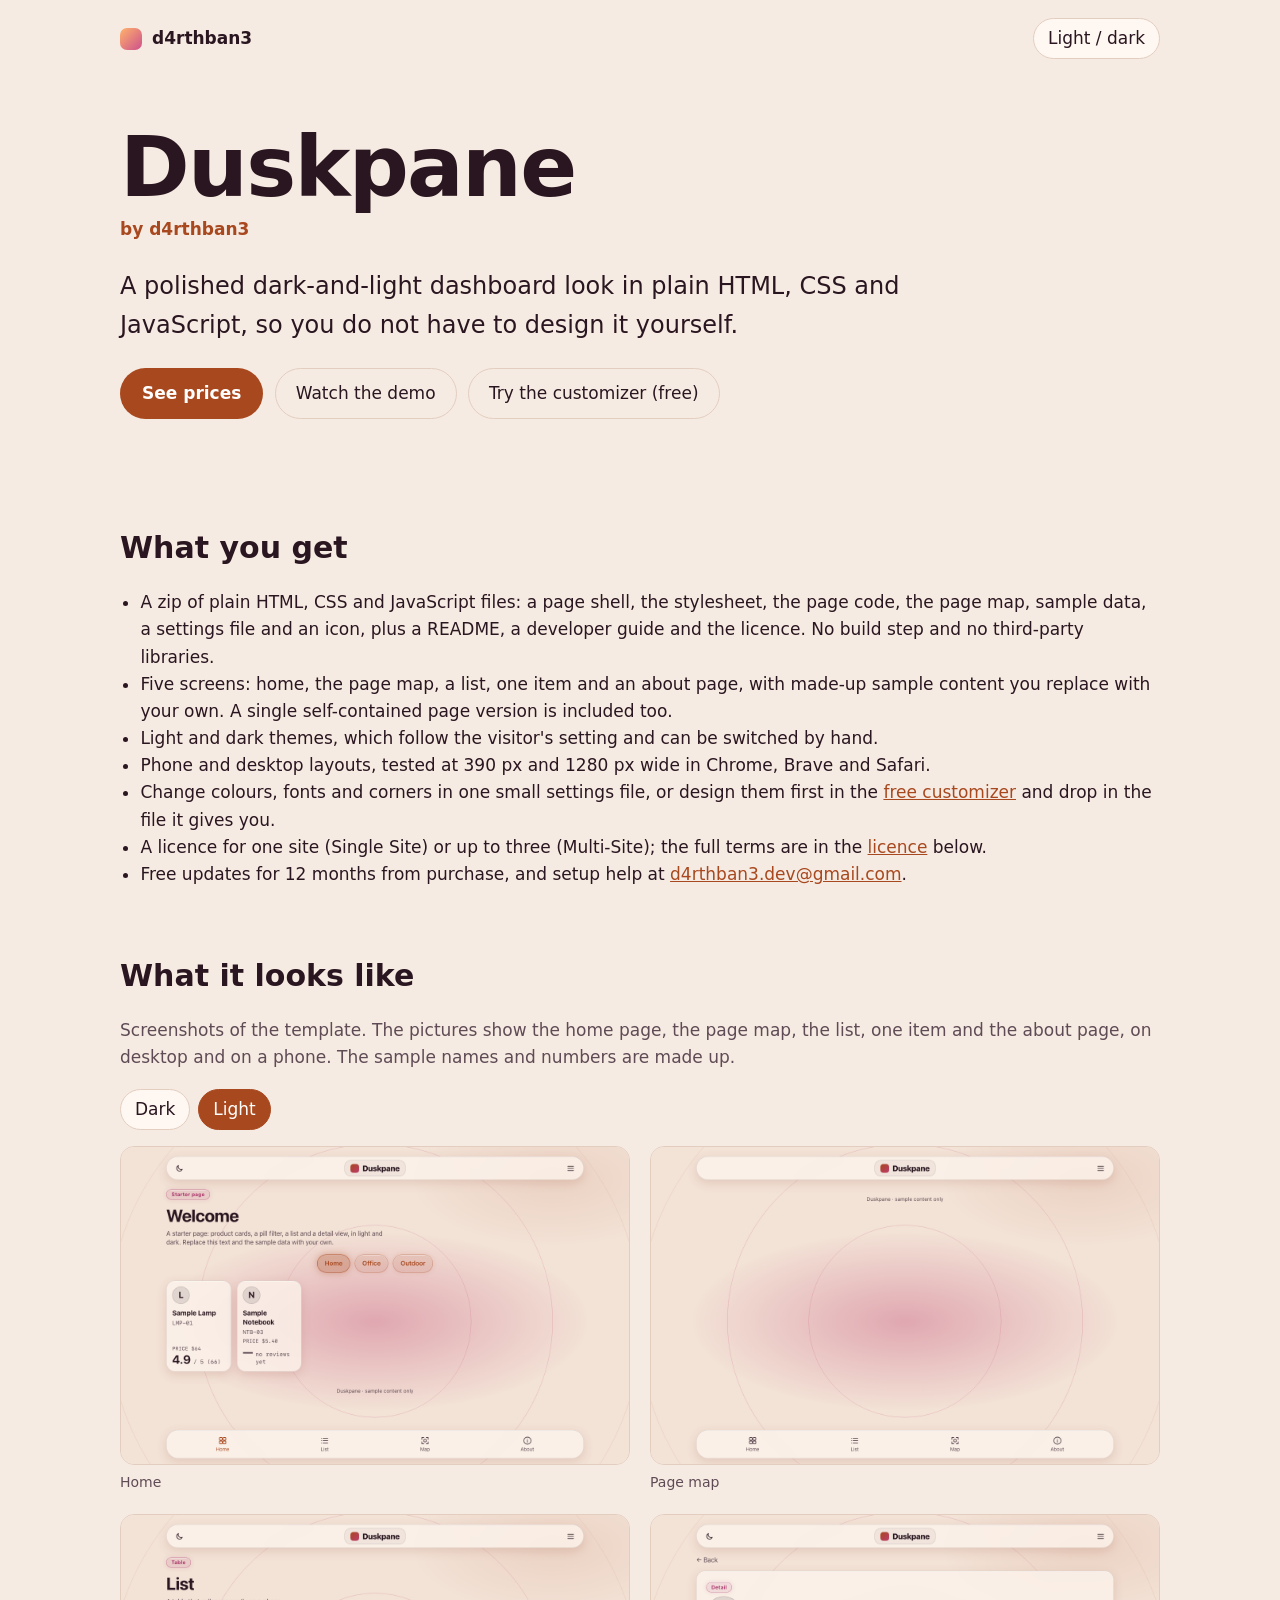
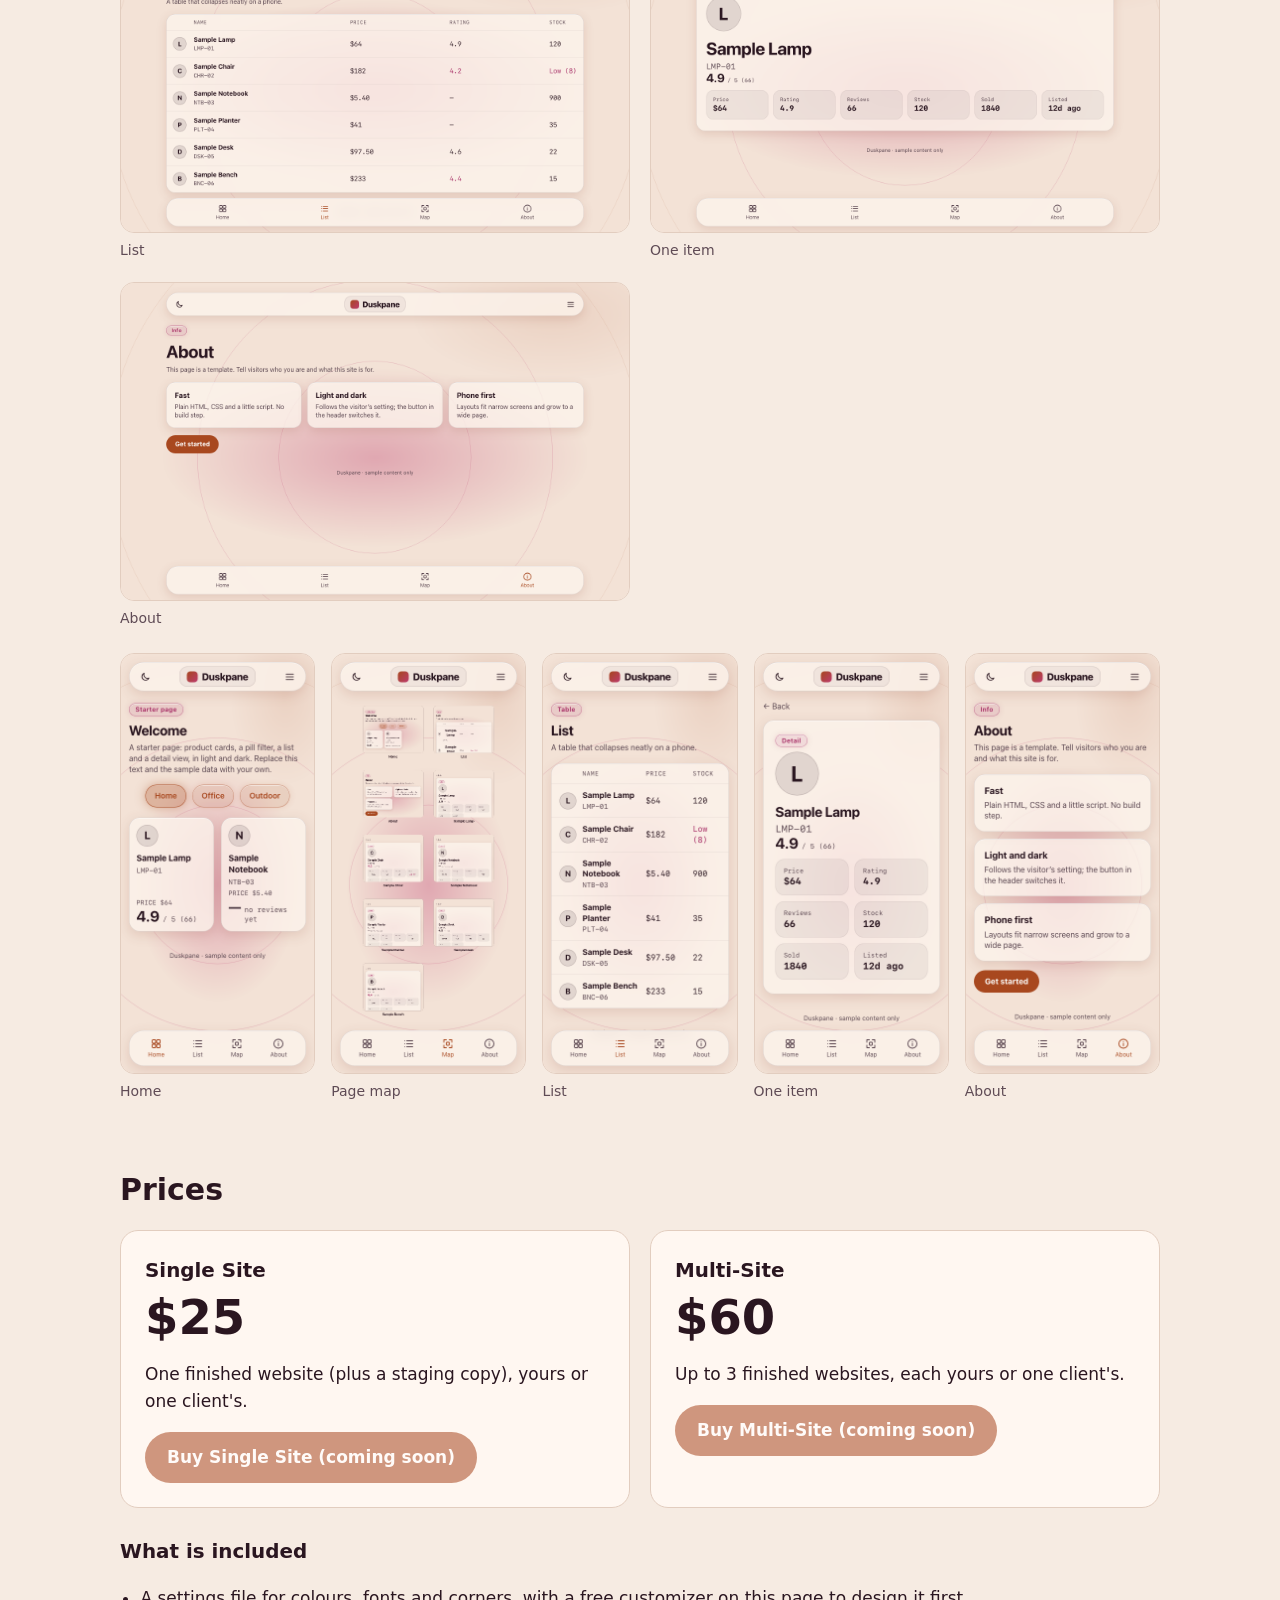
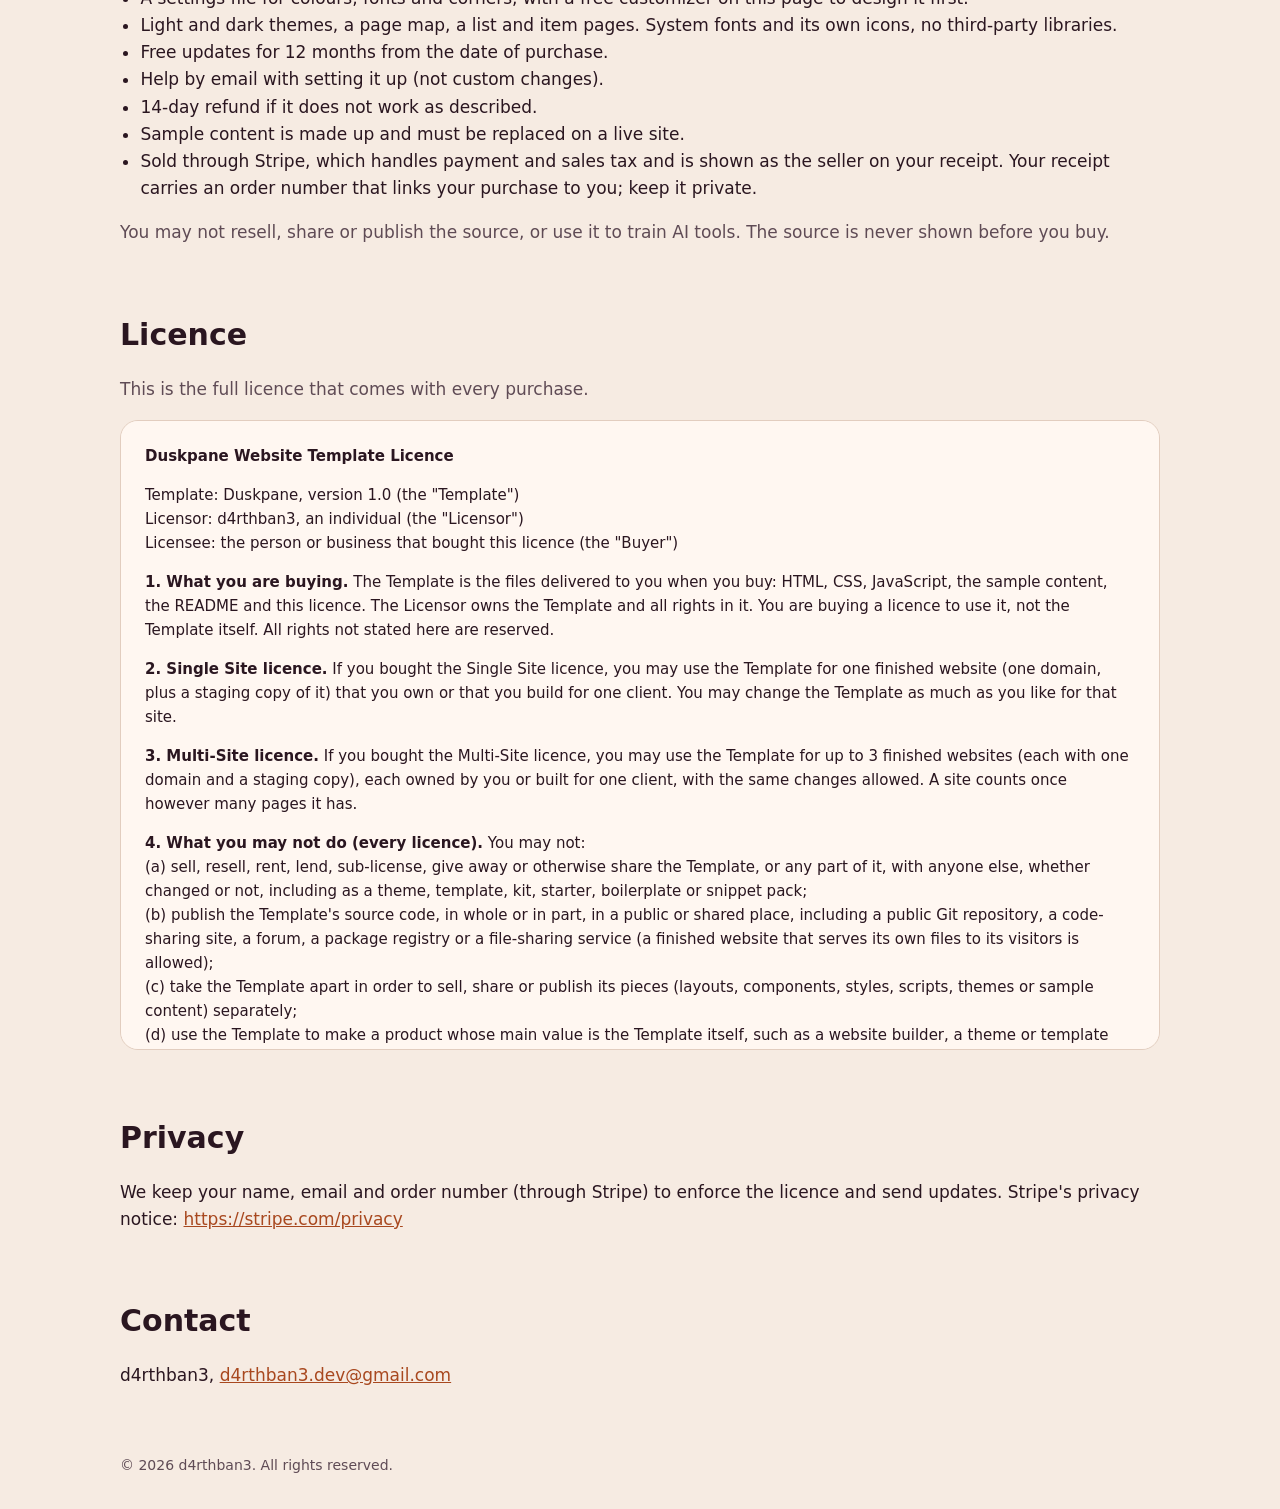
<file: index.html>
<!doctype html>
<html lang="en">
<head>
<meta charset="utf-8">
<meta name="viewport" content="width=device-width, initial-scale=1">
<title>Duskpane by d4rthban3</title>
<meta name="description" content="Duskpane: a polished dark-and-light website template in plain HTML, CSS and JavaScript, from d4rthban3.">
<link rel="stylesheet" href="store.css">
</head>
<body>
<header class="top"><span class="mark" aria-hidden="true"></span><span class="brand">d4rthban3</span>
<button id="mode" type="button" aria-label="Switch light or dark">Light / dark</button></header>
<main>
<section class="hero">
<h1>Duskpane</h1>
<p class="by">by d4rthban3</p>
<p class="lead">A polished dark-and-light dashboard look in plain HTML, CSS and JavaScript, so you do not have to design it yourself.</p>
<p><a class="btn" href="#buy">See prices</a> <a class="ghost" href="demo/">Watch the demo</a> <a class="ghost" href="customize.html">Try the customizer (free)</a></p>
</section>
<section id="get" aria-labelledby="h-get">
<h2 id="h-get">What you get</h2>
<ul class="ticks">
<li>A zip of plain HTML, CSS and JavaScript files: a page shell, the stylesheet, the page code, the page map, sample data, a settings file and an icon, plus a README, a developer guide and the licence. No build step and no third-party libraries.</li>
<li>Five screens: home, the page map, a list, one item and an about page, with made-up sample content you replace with your own. A single self-contained page version is included too.</li>
<li>Light and dark themes, which follow the visitor's setting and can be switched by hand.</li>
<li>Phone and desktop layouts, tested at 390 px and 1280 px wide in Chrome, Brave and Safari.</li>
<li>Change colours, fonts and corners in one small settings file, or design them first in the <a href="customize.html">free customizer</a> and drop in the file it gives you.</li>
<li>A licence for one site (Single Site) or up to three (Multi-Site); the full terms are in the <a href="#licence">licence</a> below.</li>
<li>Free updates for 12 months from purchase, and setup help at <a href="mailto:d4rthban3.dev@gmail.com">d4rthban3.dev@gmail.com</a>.</li>
</ul>
</section>
<section id="look" aria-labelledby="h-look">
<h2 id="h-look">What it looks like</h2>
<p class="muted">Screenshots of the template. The pictures show the home page, the page map, the list, one item and the about page, on desktop and on a phone. The sample names and numbers are made up.</p>
<div class="switch" role="group" aria-label="Picture theme"><button type="button" data-pick="dark" aria-pressed="true">Dark</button><button type="button" data-pick="light" aria-pressed="false">Light</button></div>
<div class="set" data-set="dark"><div class="wide"><figure><img src="img/home-dark-desktop.png" alt="Duskpane home page, dark theme, desktop" loading="lazy" width="1280" height="800"><figcaption>Home</figcaption></figure><figure><img src="img/map-dark-desktop.png" alt="Duskpane page map page, dark theme, desktop" loading="lazy" width="1280" height="800"><figcaption>Page map</figcaption></figure><figure><img src="img/list-dark-desktop.png" alt="Duskpane list page, dark theme, desktop" loading="lazy" width="1280" height="800"><figcaption>List</figcaption></figure><figure><img src="img/item-dark-desktop.png" alt="Duskpane one item page, dark theme, desktop" loading="lazy" width="1280" height="800"><figcaption>One item</figcaption></figure><figure><img src="img/about-dark-desktop.png" alt="Duskpane about page, dark theme, desktop" loading="lazy" width="1280" height="800"><figcaption>About</figcaption></figure></div><div class="tall"><figure><img src="img/home-dark-phone.png" alt="Duskpane home page, dark theme, phone" loading="lazy" width="390" height="844"><figcaption>Home</figcaption></figure><figure><img src="img/map-dark-phone.png" alt="Duskpane page map page, dark theme, phone" loading="lazy" width="390" height="844"><figcaption>Page map</figcaption></figure><figure><img src="img/list-dark-phone.png" alt="Duskpane list page, dark theme, phone" loading="lazy" width="390" height="844"><figcaption>List</figcaption></figure><figure><img src="img/item-dark-phone.png" alt="Duskpane one item page, dark theme, phone" loading="lazy" width="390" height="844"><figcaption>One item</figcaption></figure><figure><img src="img/about-dark-phone.png" alt="Duskpane about page, dark theme, phone" loading="lazy" width="390" height="844"><figcaption>About</figcaption></figure></div></div><div class="set" data-set="light"><div class="wide"><figure><img src="img/home-light-desktop.png" alt="Duskpane home page, light theme, desktop" loading="lazy" width="1280" height="800"><figcaption>Home</figcaption></figure><figure><img src="img/map-light-desktop.png" alt="Duskpane page map page, light theme, desktop" loading="lazy" width="1280" height="800"><figcaption>Page map</figcaption></figure><figure><img src="img/list-light-desktop.png" alt="Duskpane list page, light theme, desktop" loading="lazy" width="1280" height="800"><figcaption>List</figcaption></figure><figure><img src="img/item-light-desktop.png" alt="Duskpane one item page, light theme, desktop" loading="lazy" width="1280" height="800"><figcaption>One item</figcaption></figure><figure><img src="img/about-light-desktop.png" alt="Duskpane about page, light theme, desktop" loading="lazy" width="1280" height="800"><figcaption>About</figcaption></figure></div><div class="tall"><figure><img src="img/home-light-phone.png" alt="Duskpane home page, light theme, phone" loading="lazy" width="390" height="844"><figcaption>Home</figcaption></figure><figure><img src="img/map-light-phone.png" alt="Duskpane page map page, light theme, phone" loading="lazy" width="390" height="844"><figcaption>Page map</figcaption></figure><figure><img src="img/list-light-phone.png" alt="Duskpane list page, light theme, phone" loading="lazy" width="390" height="844"><figcaption>List</figcaption></figure><figure><img src="img/item-light-phone.png" alt="Duskpane one item page, light theme, phone" loading="lazy" width="390" height="844"><figcaption>One item</figcaption></figure><figure><img src="img/about-light-phone.png" alt="Duskpane about page, light theme, phone" loading="lazy" width="390" height="844"><figcaption>About</figcaption></figure></div></div>
</section>
<section id="buy" aria-labelledby="h-buy">
<h2 id="h-buy">Prices</h2>
<div class="plans">
<article class="plan"><h3>Single Site</h3><p class="price">$25</p><p>One finished website (plus a staging copy), yours or one client's.</p><button class="btn" type="button" disabled>Buy Single Site (coming soon)</button></article>
<article class="plan"><h3>Multi-Site</h3><p class="price">$60</p><p>Up to 3 finished websites, each yours or one client's.</p><button class="btn" type="button" disabled>Buy Multi-Site (coming soon)</button></article>
</div>
<h3>What is included</h3>
<ul class="ticks">
<li>A settings file for colours, fonts and corners, with a free customizer on this page to design it first.</li>
<li>Light and dark themes, a page map, a list and item pages. System fonts and its own icons, no third-party libraries.</li>
<li>Free updates for 12 months from the date of purchase.</li>
<li>Help by email with setting it up (not custom changes).</li>
<li>14-day refund if it does not work as described.</li>
<li>Sample content is made up and must be replaced on a live site.</li>
<li>Sold through Stripe, which handles payment and sales tax and is shown as the seller on your receipt. Your receipt carries an order number that links your purchase to you; keep it private.</li>
</ul>
<p class="muted">You may not resell, share or publish the source, or use it to train AI tools. The source is never shown before you buy.</p>
</section>
<section id="licence" aria-labelledby="h-lic">
<h2 id="h-lic">Licence</h2>
<p class="muted">This is the full licence that comes with every purchase.</p>
<div class="licence">
<p><strong>Duskpane Website Template Licence</strong></p>
<p>Template: Duskpane, version 1.0 (the "Template")<br>Licensor: d4rthban3, an individual (the "Licensor")<br>Licensee: the person or business that bought this licence (the "Buyer")</p>
<p><strong>1. What you are buying.</strong> The Template is the files delivered to you when you buy: HTML, CSS, JavaScript, the sample content, the README and this licence. The Licensor owns the Template and all rights in it. You are buying a licence to use it, not the Template itself. All rights not stated here are reserved.</p>
<p><strong>2. Single Site licence.</strong> If you bought the Single Site licence, you may use the Template for one finished website (one domain, plus a staging copy of it) that you own or that you build for one client. You may change the Template as much as you like for that site.</p>
<p><strong>3. Multi-Site licence.</strong> If you bought the Multi-Site licence, you may use the Template for up to 3 finished websites (each with one domain and a staging copy), each owned by you or built for one client, with the same changes allowed. A site counts once however many pages it has.</p>
<p><strong>4. What you may not do (every licence).</strong> You may not:<br>(a) sell, resell, rent, lend, sub-license, give away or otherwise share the Template, or any part of it, with anyone else, whether changed or not, including as a theme, template, kit, starter, boilerplate or snippet pack;<br>(b) publish the Template's source code, in whole or in part, in a public or shared place, including a public Git repository, a code-sharing site, a forum, a package registry or a file-sharing service (a finished website that serves its own files to its visitors is allowed);<br>(c) take the Template apart in order to sell, share or publish its pieces (layouts, components, styles, scripts, themes or sample content) separately;<br>(d) use the Template to make a product whose main value is the Template itself, such as a website builder, a theme or template marketplace listing, or a design system you sell or give away;<br>(e) remove or change the copyright notice in the files, other than in the visible pages of your finished site;<br>(f) use the Template, or give it to an AI or machine-learning service, to train or build a model or tool, or to produce templates like it;<br>(g) claim that you created the Template.</p>
<p><strong>5. Your order number.</strong> Your purchase has an order or receipt number from Stripe, shown on your receipt email. That number links your purchase to you in the Licensor's order record. Keep your receipt, keep the number private, and do not share or post it or let anyone else use it. The Licensor may use the order number and the order record to find out whose copy has been shared or published in breach of this licence, and may stop updates and support for that order if you break this licence.</p>
<p><strong>6. Clients.</strong> You may give a finished site to your client, including the files the site needs to run. The client does not get a licence to use the Template for any other site. If the client wants another site, a new licence is needed. You must tell your client these limits.</p>
<p><strong>7. Sample content.</strong> The names, products and numbers in the Template are made up and are there for show. You must replace them in a live site.</p>
<p><strong>8. Updates and support.</strong> The Licensor will give you free updates for 12 months from the date of purchase, from a download link sent by email to the address you used at purchase. Keep that email. After that, updates may be offered separately. Support is by email to d4rthban3.dev@gmail.com and covers questions about setting up the Template only. It does not include custom changes to your site. The Licensor may change or stop support after the 12 months.</p>
<p><strong>9. Refunds.</strong> If the Template does not work as described on its store page, you may ask for a refund within 14 days of purchase by writing to d4rthban3.dev@gmail.com with details of the problem. The Licensor may first try to fix it. If a refund is made, this licence ends and you must delete every copy of the Template and stop using it. No refund is due for a change of mind, for a problem caused by your own changes or content, or after 14 days. Stripe's own refund rules and any right you have under the law where you live may apply as well.</p>
<p><strong>10. No warranty.</strong> The Template is provided as it is. The Licensor does not promise it is free of errors, suits your purpose, works in every browser or device, or meets any law or accessibility standard. You are responsible for testing it and for the content of your site.</p>
<p><strong>11. Limit of liability.</strong> To the most the law allows, the Licensor is not liable for lost profits, lost data, lost business or any indirect loss, and the Licensor's total liability for any claim is limited to the price you paid for the Template. Nothing here limits a right you have that the law does not allow to be limited.</p>
<p><strong>12. Ending.</strong> If you break section 4, 5 or 6, this licence ends at once without a refund, updates and support for your order stop, you must stop using the Template and delete your copies, and the Licensor may enforce its rights. Websites that a client launched in good faith before your breach are not affected.</p>
<p><strong>13. Payment.</strong> The Template is sold through Stripe's Managed Payments service. Stripe, shown on your receipt as the seller, handles the payment, sales tax, receipts and payment disputes, and its terms apply to the payment. This licence is between you and the Licensor and applies to your use of the Template.</p>
<p><strong>14. Law.</strong> This licence is governed by the laws of the State of Colorado, USA, and the courts of Arapahoe County, Colorado have jurisdiction, except where the law of your own country gives you rights that cannot be removed.</p>
<p><strong>15. Whole agreement.</strong> This is the whole agreement about the Template. If a part is found unenforceable, the rest stays in force.</p>
<p>© 2026 d4rthban3. All rights reserved.</p>
</div>
</section>
<section id="privacy" aria-labelledby="h-priv">
<h2 id="h-priv">Privacy</h2>
<p>We keep your name, email and order number (through Stripe) to enforce the licence and send updates. Stripe's privacy notice: <a href="https://stripe.com/privacy">https://stripe.com/privacy</a></p>
</section>
<section id="contact" aria-labelledby="h-contact">
<h2 id="h-contact">Contact</h2>
<p>d4rthban3, <a href="mailto:d4rthban3.dev@gmail.com">d4rthban3.dev@gmail.com</a></p>
</section>
</main>
<footer>&copy; 2026 d4rthban3. All rights reserved.</footer>
<script>
(function(){var r=document.documentElement,sets=document.querySelectorAll(".set"),pick=document.querySelectorAll("[data-pick]");
function show(t){for(var i=0;i<sets.length;i++)sets[i].hidden=sets[i].dataset.set!==t;for(i=0;i<pick.length;i++)pick[i].setAttribute("aria-pressed",pick[i].dataset.pick===t)}
function mode(t){r.setAttribute("data-mode",t);show(t);try{localStorage.setItem("mode",t)}catch(e){}}
var q=/[?&]mode=(light|dark)/.exec(location.search),s=null;try{s=localStorage.getItem("mode")}catch(e){}
mode(q?q[1]:(s||(matchMedia("(prefers-color-scheme: light)").matches?"light":"dark")));
document.getElementById("mode").onclick=function(){mode(r.getAttribute("data-mode")==="dark"?"light":"dark")};
for(var i=0;i<pick.length;i++)pick[i].onclick=function(){show(this.dataset.pick)};
})();
</script>
</body>
</html>
</file>
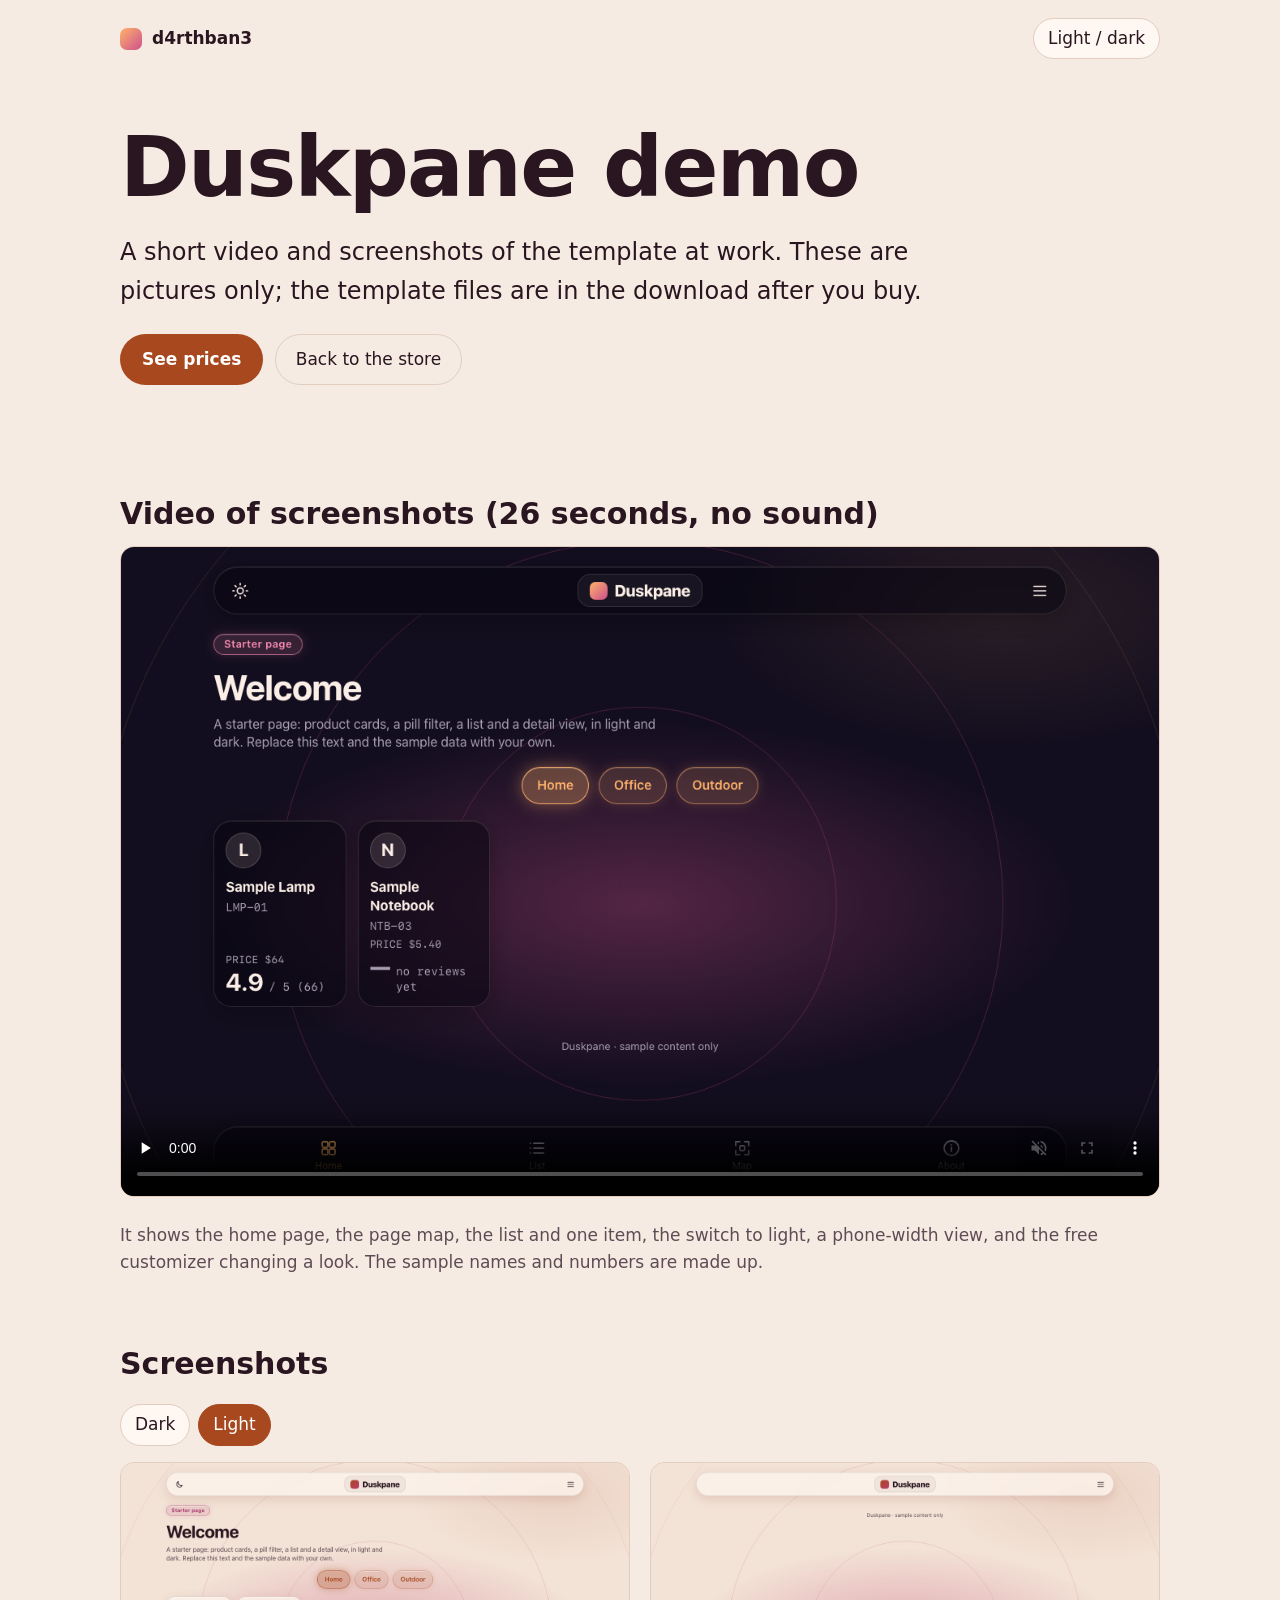
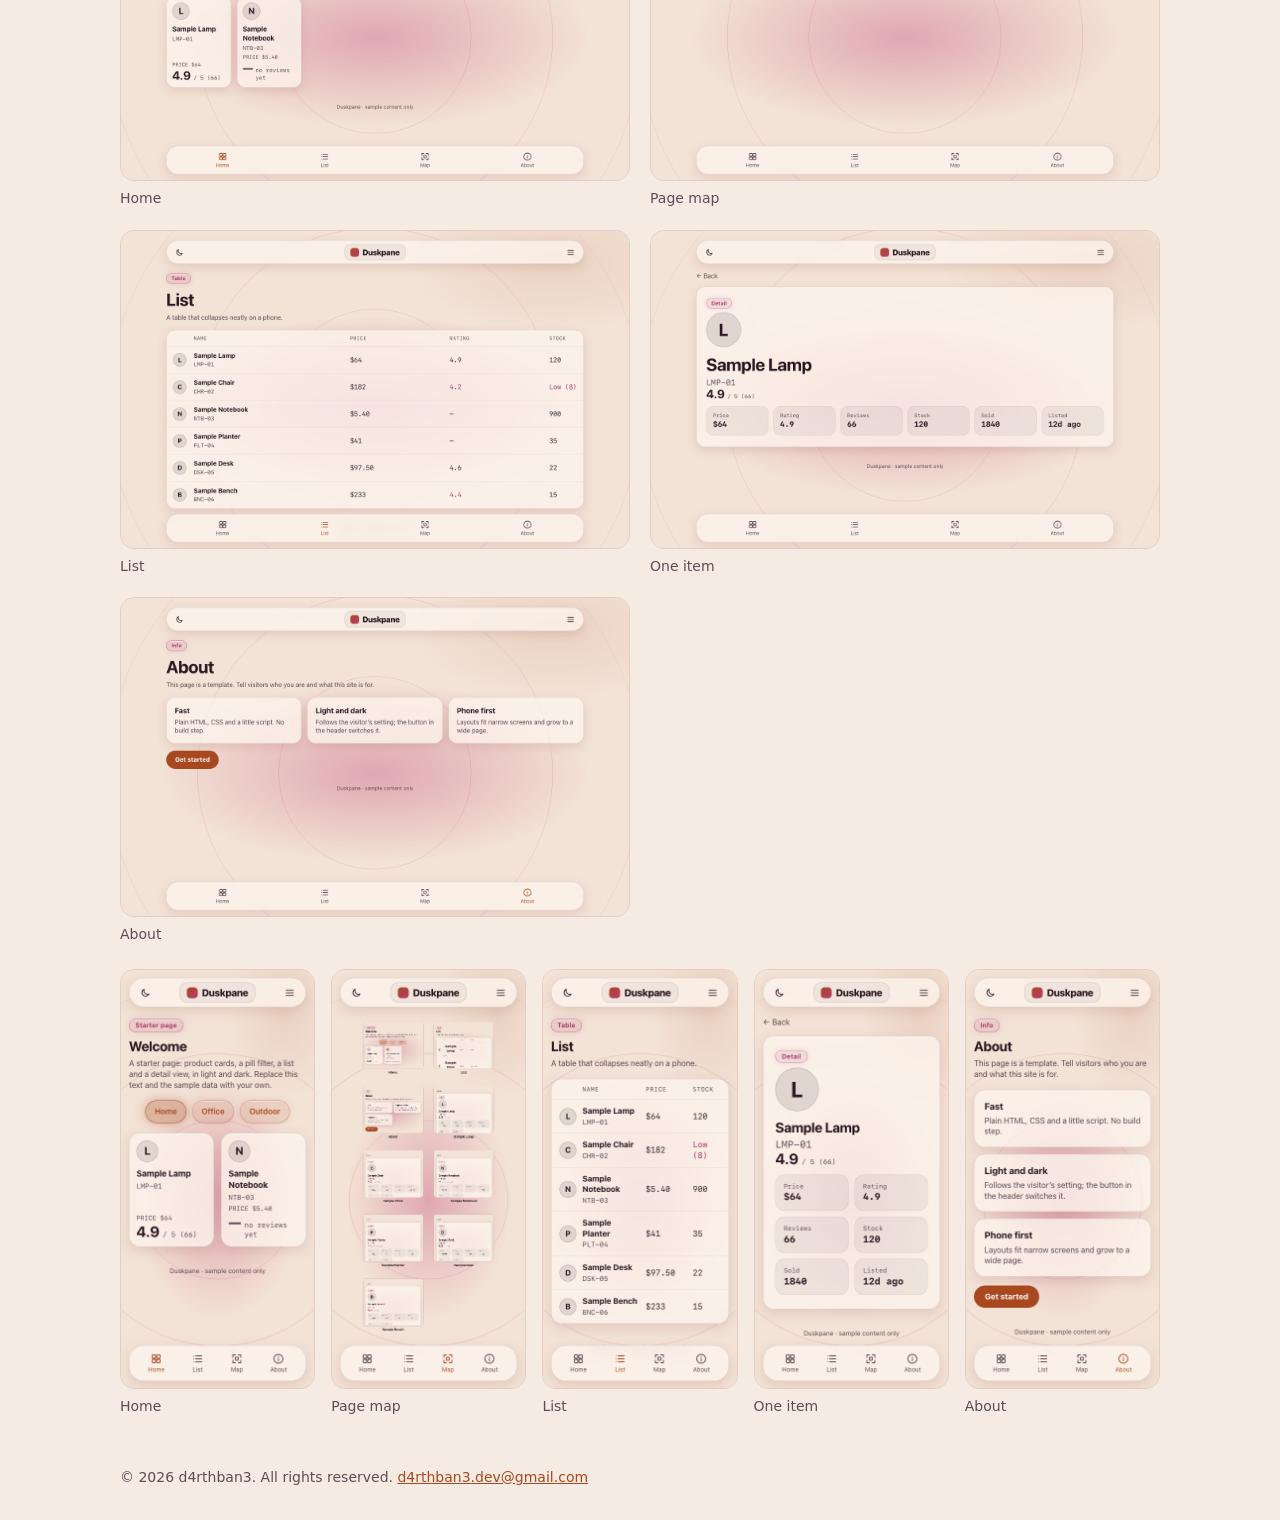
<file: demo/index.html>
<!doctype html>
<html lang="en">
<head>
<meta charset="utf-8">
<meta name="viewport" content="width=device-width, initial-scale=1">
<title>Duskpane demo by d4rthban3</title>
<meta name="description" content="A short video and screenshots of Duskpane, the dark-and-light website template from d4rthban3.">
<link rel="stylesheet" href="../store.css">
</head>
<body>
<header class="top"><span class="mark" aria-hidden="true"></span><span class="brand">d4rthban3</span>
<button id="mode" type="button" aria-label="Switch light or dark">Light / dark</button></header>
<main>
<section class="hero">
<h1>Duskpane demo</h1>
<p class="lead">A short video and screenshots of the template at work. These are pictures only; the template files are in the download after you buy.</p>
<p><a class="btn" href="../#buy">See prices</a> <a class="ghost" href="../">Back to the store</a></p>
</section>
<section aria-labelledby="h-video">
<h2 id="h-video">Video of screenshots (26 seconds, no sound)</h2>
<video controls muted playsinline preload="none" poster="../img/home-dark-desktop.png" width="1280" height="720" style="width:100%;height:auto;border:1px solid var(--line);border-radius:14px"><source src="duskpane-demo.mp4" type="video/mp4">Your browser cannot play this video. The screenshots below show the same screens.</video>
<p class="muted">It shows the home page, the page map, the list and one item, the switch to light, a phone-width view, and the free customizer changing a look. The sample names and numbers are made up.</p>
</section>
<section id="look" aria-labelledby="h-look">
<h2 id="h-look">Screenshots</h2>
<div class="switch" role="group" aria-label="Picture theme"><button type="button" data-pick="dark" aria-pressed="true">Dark</button><button type="button" data-pick="light" aria-pressed="false">Light</button></div>
<div class="set" data-set="dark"><div class="wide"><figure><img src="../img/home-dark-desktop.png" alt="Duskpane home page, dark theme, desktop" loading="lazy" width="1280" height="800"><figcaption>Home</figcaption></figure><figure><img src="../img/map-dark-desktop.png" alt="Duskpane page map page, dark theme, desktop" loading="lazy" width="1280" height="800"><figcaption>Page map</figcaption></figure><figure><img src="../img/list-dark-desktop.png" alt="Duskpane list page, dark theme, desktop" loading="lazy" width="1280" height="800"><figcaption>List</figcaption></figure><figure><img src="../img/item-dark-desktop.png" alt="Duskpane one item page, dark theme, desktop" loading="lazy" width="1280" height="800"><figcaption>One item</figcaption></figure><figure><img src="../img/about-dark-desktop.png" alt="Duskpane about page, dark theme, desktop" loading="lazy" width="1280" height="800"><figcaption>About</figcaption></figure></div><div class="tall"><figure><img src="../img/home-dark-phone.png" alt="Duskpane home page, dark theme, phone" loading="lazy" width="390" height="844"><figcaption>Home</figcaption></figure><figure><img src="../img/map-dark-phone.png" alt="Duskpane page map page, dark theme, phone" loading="lazy" width="390" height="844"><figcaption>Page map</figcaption></figure><figure><img src="../img/list-dark-phone.png" alt="Duskpane list page, dark theme, phone" loading="lazy" width="390" height="844"><figcaption>List</figcaption></figure><figure><img src="../img/item-dark-phone.png" alt="Duskpane one item page, dark theme, phone" loading="lazy" width="390" height="844"><figcaption>One item</figcaption></figure><figure><img src="../img/about-dark-phone.png" alt="Duskpane about page, dark theme, phone" loading="lazy" width="390" height="844"><figcaption>About</figcaption></figure></div></div><div class="set" data-set="light"><div class="wide"><figure><img src="../img/home-light-desktop.png" alt="Duskpane home page, light theme, desktop" loading="lazy" width="1280" height="800"><figcaption>Home</figcaption></figure><figure><img src="../img/map-light-desktop.png" alt="Duskpane page map page, light theme, desktop" loading="lazy" width="1280" height="800"><figcaption>Page map</figcaption></figure><figure><img src="../img/list-light-desktop.png" alt="Duskpane list page, light theme, desktop" loading="lazy" width="1280" height="800"><figcaption>List</figcaption></figure><figure><img src="../img/item-light-desktop.png" alt="Duskpane one item page, light theme, desktop" loading="lazy" width="1280" height="800"><figcaption>One item</figcaption></figure><figure><img src="../img/about-light-desktop.png" alt="Duskpane about page, light theme, desktop" loading="lazy" width="1280" height="800"><figcaption>About</figcaption></figure></div><div class="tall"><figure><img src="../img/home-light-phone.png" alt="Duskpane home page, light theme, phone" loading="lazy" width="390" height="844"><figcaption>Home</figcaption></figure><figure><img src="../img/map-light-phone.png" alt="Duskpane page map page, light theme, phone" loading="lazy" width="390" height="844"><figcaption>Page map</figcaption></figure><figure><img src="../img/list-light-phone.png" alt="Duskpane list page, light theme, phone" loading="lazy" width="390" height="844"><figcaption>List</figcaption></figure><figure><img src="../img/item-light-phone.png" alt="Duskpane one item page, light theme, phone" loading="lazy" width="390" height="844"><figcaption>One item</figcaption></figure><figure><img src="../img/about-light-phone.png" alt="Duskpane about page, light theme, phone" loading="lazy" width="390" height="844"><figcaption>About</figcaption></figure></div></div>
</section>
</main>
<footer>&copy; 2026 d4rthban3. All rights reserved. <a href="mailto:d4rthban3.dev@gmail.com">d4rthban3.dev@gmail.com</a></footer>
<script>
(function(){var r=document.documentElement,sets=document.querySelectorAll(".set"),pick=document.querySelectorAll("[data-pick]");
function show(t){for(var i=0;i<sets.length;i++)sets[i].hidden=sets[i].dataset.set!==t;for(i=0;i<pick.length;i++)pick[i].setAttribute("aria-pressed",pick[i].dataset.pick===t)}
function mode(t){r.setAttribute("data-mode",t);show(t);try{localStorage.setItem("mode",t)}catch(e){}}
var q=/[?&]mode=(light|dark)/.exec(location.search),s=null;try{s=localStorage.getItem("mode")}catch(e){}
mode(q?q[1]:(s||(matchMedia("(prefers-color-scheme: light)").matches?"light":"dark")));
document.getElementById("mode").onclick=function(){mode(r.getAttribute("data-mode")==="dark"?"light":"dark")};
for(var i=0;i<pick.length;i++)pick[i].onclick=function(){show(this.dataset.pick)};
})();
</script>
</body>
</html>
</file>
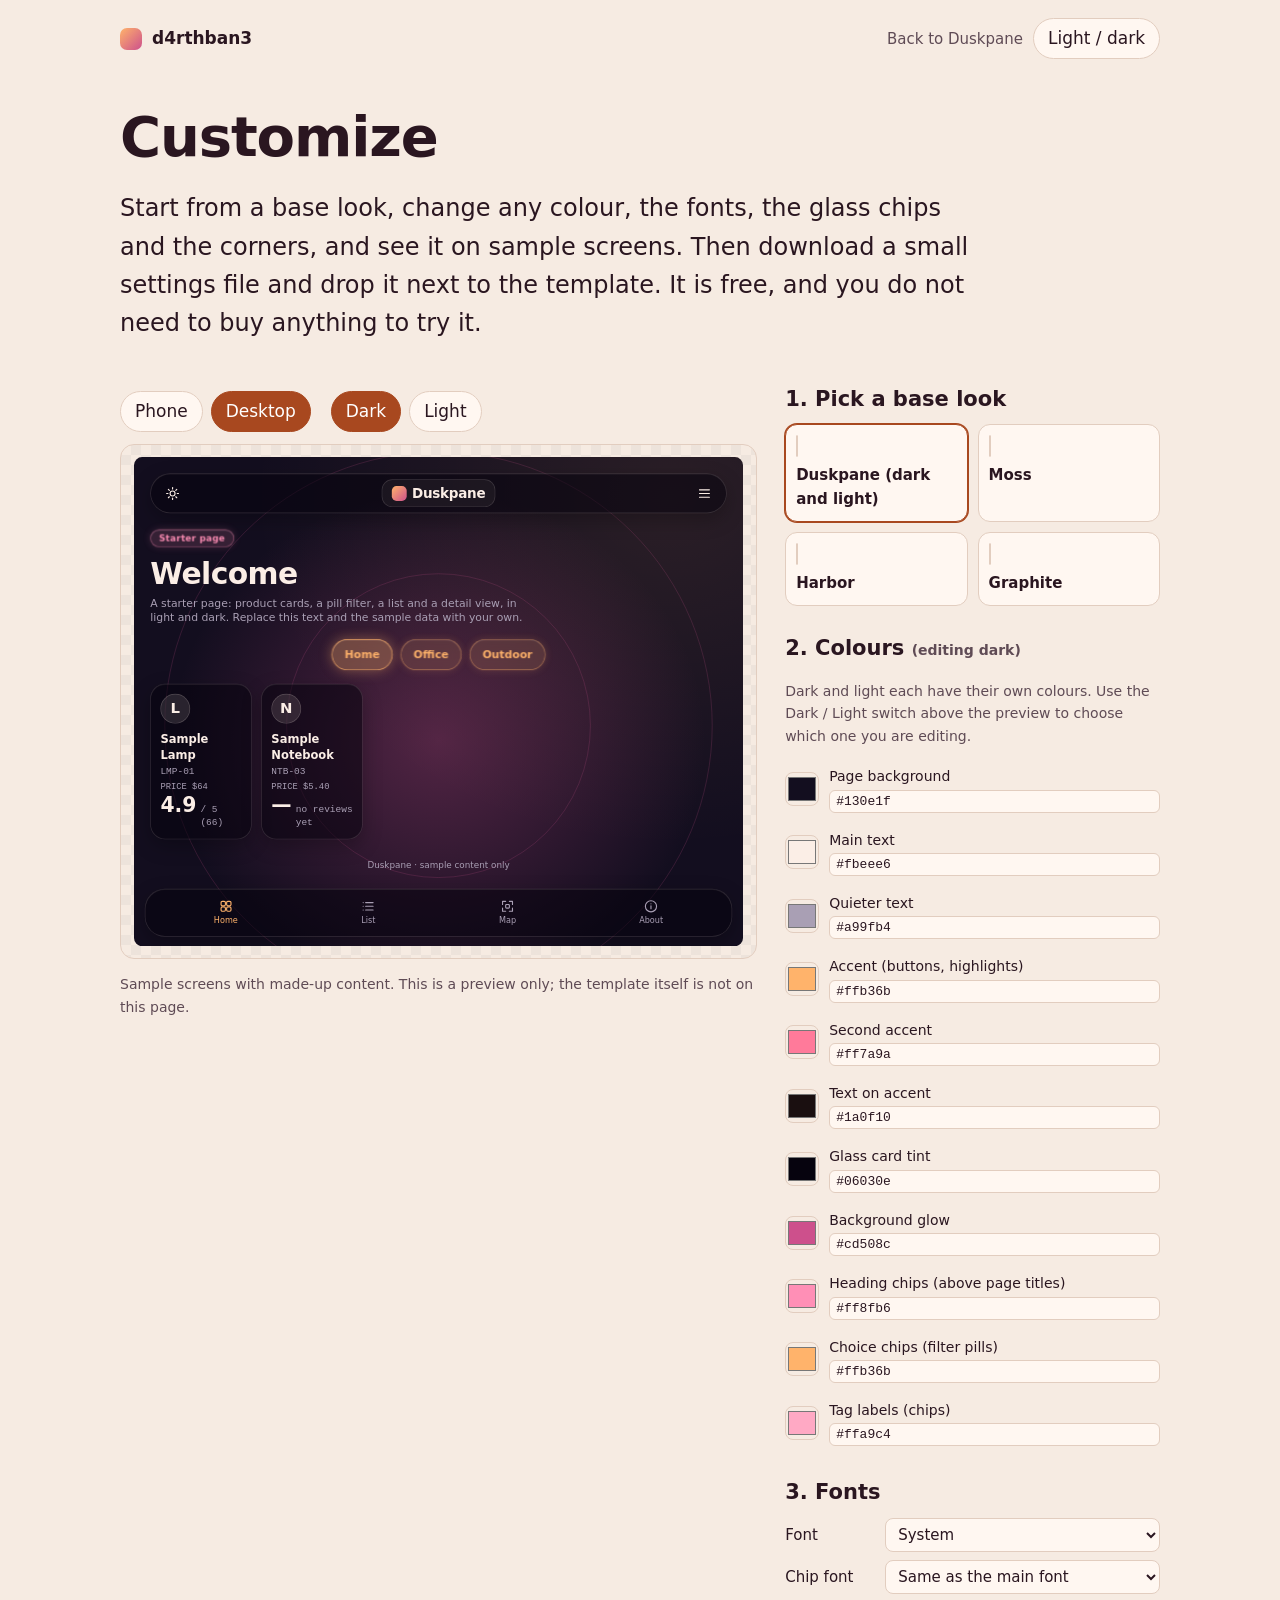
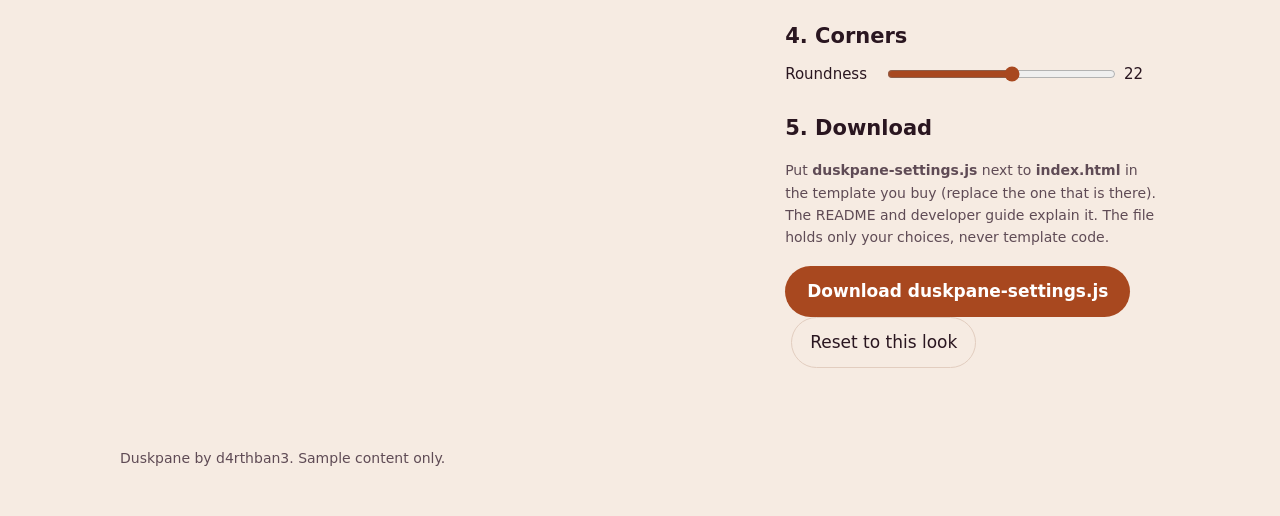
<file: customize.html>
<!doctype html>
<html lang="en">
<head>
<meta charset="utf-8">
<meta name="viewport" content="width=device-width, initial-scale=1">
<title>Customize Duskpane | d4rthban3</title>
<meta name="description" content="Try Duskpane's colours, fonts and corners before you buy, and download a free settings file.">
<link rel="stylesheet" href="store.css">
<link rel="stylesheet" href="customize.css">
</head>
<body>
<header class="top"><span class="mark" aria-hidden="true"></span><span class="brand">d4rthban3</span>
<a class="navlink" href="index.html">Back to Duskpane</a>
<button id="mode" type="button" aria-label="Switch light or dark">Light / dark</button></header>
<main>
<section class="hero small">
<h1>Customize</h1>
<p class="lead">Start from a base look, change any colour, the fonts, the glass chips and the corners, and see it on sample screens. Then download a small settings file and drop it next to the template. It is free, and you do not need to buy anything to try it.</p>
</section>

<div class="cz">
<div class="cz-view">
<div class="cz-bar">
<div class="switch" role="group" aria-label="Preview width"><button type="button" data-w="phone" aria-pressed="false">Phone</button><button type="button" data-w="desktop" aria-pressed="true">Desktop</button></div>
<div class="switch" role="group" aria-label="Preview theme"><button type="button" data-m="dark" aria-pressed="true">Dark</button><button type="button" data-m="light" aria-pressed="false">Light</button></div>
</div>
<div class="cz-stage"><div class="cz-fit" id="fit"><div id="pv" class="pv" aria-label="Preview of the sample screens (made-up content)"></div></div></div>
<p class="muted small">Sample screens with made-up content. This is a preview only; the template itself is not on this page.</p>
</div>

<form class="cz-ctl" id="ctl" onsubmit="return false">
<h2>1. Pick a base look</h2>
<div class="looks" id="looks" role="group" aria-label="Base looks"></div>

<h2>2. Colours <span class="muted small" id="editing"></span></h2>
<p class="muted small">Dark and light each have their own colours. Use the Dark / Light switch above the preview to choose which one you are editing.</p>
<div class="cols" id="cols"></div>

<h2>3. Fonts</h2>
<label class="row">Font <select id="font"></select></label>
<label class="row" id="customRow" hidden>Your font <input id="fontCustom" type="text" placeholder='"Avenir Next", system-ui, sans-serif' autocomplete="off" spellcheck="false"></label>

<label class="row">Chip font <select id="chipFont"></select></label>

<h2>4. Corners</h2>
<label class="row">Roundness <input id="corners" type="range" min="0" max="40" step="1"><output id="cornersOut"></output></label>

<h2>5. Download</h2>
<p class="muted small">Put <b>duskpane-settings.js</b> next to <b>index.html</b> in the template you buy (replace the one that is there). The README and developer guide explain it. The file holds only your choices, never template code.</p>
<p><button class="btn" type="button" id="dl">Download duskpane-settings.js</button> <button class="ghost" type="button" id="reset">Reset to this look</button></p>
<p class="muted small" id="saved" role="status"></p>
</form>
</div>
</main>
<footer><p>Duskpane by d4rthban3. Sample content only.</p></footer>
<script src="customize.js"></script>
</body>
</html>
</file>
<file: store.css>
/* Store page for Duskpane. Written separately from the template. */
:root{--bg:#120d1c;--card:#1d1629;--line:#3a2f4a;--text:#f6ece6;--muted:#b3a8bd;--accent:#ffb36b;--on:#1a0f10;--ring:#ff7a9a}
:root[data-mode="light"]{--bg:#f6ebe2;--card:#fff7f1;--line:#e2cdbf;--text:#2a1620;--muted:#5f4b55;--accent:#a8481f;--on:#fff;--ring:#a3235f}
*{box-sizing:border-box}
html{scroll-behavior:smooth}
body{margin:0;background:var(--bg);color:var(--text);font:17px/1.6 system-ui,-apple-system,"Segoe UI",sans-serif}
main,.top,footer{width:min(1040px,100% - 32px);margin-inline:auto}
.top{display:flex;align-items:center;gap:10px;padding:18px 0}
.mark{width:22px;height:22px;border-radius:7px;background:linear-gradient(135deg,#ffb36b,#cd508c)}
.brand{font-weight:600;flex:1}
button{font:inherit;color:inherit;cursor:pointer}
#mode,.switch button{background:var(--card);border:1px solid var(--line);border-radius:999px;padding:6px 14px}
.hero{padding:48px 0 24px}
h1{font-size:clamp(44px,9vw,84px);line-height:1;margin:0;letter-spacing:-.02em}
.by{color:var(--accent);font-weight:600;margin:.4em 0 0}
.lead{font-size:clamp(19px,3vw,24px);max-width:36em}
h2{font-size:30px;margin:64px 0 8px}
h3{margin:28px 0 8px}
.muted{color:var(--muted)}
a{color:var(--accent)}
.btn{display:inline-block;background:var(--accent);color:var(--on);border:0;border-radius:999px;padding:12px 22px;font-weight:600;text-decoration:none}
.btn:disabled{opacity:.55;cursor:not-allowed}
.switch{display:flex;gap:8px;margin:16px 0}
.switch [aria-pressed="true"]{background:var(--accent);color:var(--on);border-color:var(--accent)}
.set[hidden]{display:none}
.wide{display:grid;gap:20px;grid-template-columns:repeat(auto-fit,minmax(min(100%,440px),1fr))}
.tall{display:grid;gap:16px;grid-template-columns:repeat(auto-fit,minmax(150px,1fr));margin-top:24px}
figure{margin:0}
img{display:block;width:100%;height:auto;border:1px solid var(--line);border-radius:14px}
figcaption{color:var(--muted);font-size:14px;margin-top:6px}
.plans{display:grid;gap:20px;grid-template-columns:repeat(auto-fit,minmax(min(100%,300px),1fr));margin-top:16px}
.plan{background:var(--card);border:1px solid var(--line);border-radius:18px;padding:24px}
.plan h3{margin:0}
.price{font-size:48px;font-weight:700;margin:4px 0;line-height:1.1}
.ticks{padding-left:1.2em}
.licence{background:var(--card);border:1px solid var(--line);border-radius:18px;padding:8px 24px;max-height:70vh;overflow:auto;font-size:15px}
.licence p{margin:1em 0}
footer{color:var(--muted);padding:48px 0 32px;font-size:14px}
:focus-visible{outline:3px solid var(--ring);outline-offset:2px}
.ghost{display:inline-block;color:var(--text);text-decoration:none;border:1px solid var(--line);border-radius:999px;padding:11px 20px;margin-left:6px}
</file>
<file: customize.css>
/* Customizer page for Duskpane. Written separately from the template: this is preview-only styling and shares no code with it. */
.hero.small{padding:32px 0 8px}
.hero.small h1{font-size:clamp(36px,6vw,56px)}
.navlink{color:var(--muted);text-decoration:none;font-size:15px}
.small{font-size:14px}
.cz{display:grid;gap:28px;grid-template-columns:minmax(0,1.7fr) minmax(280px,1fr);align-items:start;margin-top:8px}
@media (max-width:860px){.cz{grid-template-columns:minmax(0,1fr)}}
.cz-view{min-width:0;position:sticky;top:8px}
@media (max-width:860px){.cz-view{position:static}}
.cz-bar{display:flex;flex-wrap:wrap;gap:8px 20px;margin:0 0 4px}
.cz-bar .switch{margin:8px 0}
.cz-stage{display:flex;justify-content:center;background:repeating-conic-gradient(rgba(128,128,128,.07) 0 25%,transparent 0 50%) 0 0/20px 20px;border:1px solid var(--line);border-radius:14px;padding:12px;overflow:hidden}
.cz-stage{align-items:flex-start}
.cz-fit{overflow:hidden;flex:none}
.cz-stage .pv{transform-origin:0 0;flex:none}
.cz-stage.desktop .pv{width:900px;min-height:700px}
.cz-stage.phone .pv{width:390px}
.cz-ctl{min-width:0}
[hidden]{display:none!important}
.cz-ctl h2{font-size:21px;margin:26px 0 8px}
.cz-ctl h2:first-child{margin-top:0}
.looks{display:grid;grid-template-columns:repeat(2,1fr);gap:10px}
.look{border:1px solid var(--line);background:var(--card);border-radius:12px;padding:10px;text-align:left;display:flex;flex-direction:column;gap:6px}
.look[aria-pressed="true"]{border-color:var(--accent);box-shadow:0 0 0 1px var(--accent)}
.look b{font-size:15px}
.look .sw{display:flex;height:22px;border-radius:6px;overflow:hidden;border:1px solid var(--line)}
.look .sw i{flex:1}
.cols{display:grid;grid-template-columns:repeat(auto-fit,minmax(200px,1fr));gap:8px 12px}
.col{display:grid;grid-template-columns:34px 1fr;gap:2px 10px;align-items:center;font-size:14px;padding:4px 0}
.col input[type=color]{grid-row:span 2;width:34px;height:34px;padding:0;border:1px solid var(--line);border-radius:8px;background:none;cursor:pointer}
.col input[type=text]{width:100%;font:13px ui-monospace,Menlo,monospace;background:var(--card);color:var(--text);border:1px solid var(--line);border-radius:6px;padding:3px 6px}
.col input[type=text][aria-invalid="true"]{border-color:#e5484d}
.row{display:grid;grid-template-columns:90px 1fr 36px;gap:10px;align-items:center;margin:8px 0;font-size:15px}
.row select,.row input[type=text]{grid-column:2/4;font:inherit;background:var(--card);color:var(--text);border:1px solid var(--line);border-radius:8px;padding:6px 8px;width:100%}
.row input[type=range]{width:100%;accent-color:var(--accent)}
.cz-ctl .ghost{background:transparent;padding:11px 18px}
:focus-visible{outline:2px solid var(--accent);outline-offset:2px}


/* ---- preview: the sample screens, drawn only for this page ---- */
.pv{--r:22px;--mono:ui-monospace,"SF Mono",Menlo,monospace;position:relative;min-height:560px;overflow:hidden;border-radius:12px;color:var(--text);background:var(--ink);font:16px/1.35 var(--font);-webkit-font-smoothing:antialiased}
.pv *{box-sizing:border-box}
.pv button{all:unset;cursor:pointer}
.pv .scene{position:absolute;inset:0;pointer-events:none;overflow:hidden}
.pv .scene::before{content:"";position:absolute;inset:0;background:radial-gradient(ellipse at 50% 58%,rgba(var(--glow-rgb),.34),transparent 62%),radial-gradient(ellipse at 88% 8%,rgba(var(--acc-rgb),.1),transparent 55%)}
.pv .ring{position:absolute;left:50%;top:55%;aspect-ratio:1;translate:-50% -50%;border-radius:50%;border:1px solid rgba(var(--glow-rgb),.28)}
.pv .ring.r1{width:50%}.pv .ring.r2{width:90%}.pv .ring.r3{width:140%;border-color:rgba(var(--acc-rgb),.14)}
.pv .page{position:relative;padding:16px 16px 96px}
.pv.wide .page{padding:24px 24px 110px}
.pv .frost{background:rgba(var(--glass-rgb),.55);border:1px solid rgba(var(--fg-rgb),.14);border-radius:var(--r);box-shadow:0 10px 28px rgba(0,0,0,.26),inset 0 1px rgba(var(--fg-rgb),.08)}
.pv.light .frost{background:rgba(var(--glass-rgb),.78);box-shadow:0 8px 22px rgba(140,70,50,.16),inset 0 1px #fff}
.pv .bar{display:flex;align-items:center;justify-content:space-between;padding:8px 12px;border-radius:calc(var(--r)*1.35)}
.pv .round{display:grid;place-items:center;width:40px;height:40px;border-radius:min(50%,calc(var(--r)*1.8))}
.pv svg{width:22px;height:22px;fill:none;stroke:currentColor;stroke-width:1.8;stroke-linecap:round;stroke-linejoin:round}
.pv .logo{display:flex;align-items:center;gap:8px;padding:6px 14px;font-size:20px;font-weight:800;letter-spacing:-.02em;border-radius:calc(var(--r)*.72);background:rgba(var(--fg-rgb),.05);border:1px solid rgba(var(--fg-rgb),.14)}
.pv .logo i{width:22px;height:22px;border-radius:calc(var(--r)*.32);background:linear-gradient(135deg,var(--acc),var(--glow))}
.pv h1{margin:28px 0 6px;font-size:clamp(28px,5vw,44px);font-weight:800;letter-spacing:-.02em;line-height:1.3}
.pv .intro{max-width:56ch;margin:0 0 20px;color:var(--mute)}
/* chips: one colour (--k) gives text, fill, edge and glow */
.pv .gchip{--k:var(--chead-rgb);display:inline-block;margin-top:24px;padding:3px 12px;border-radius:calc(var(--r)*.64);font-size:13px;font-weight:600;letter-spacing:.03em}
.pv .gchip+h1{margin-top:10px}
.pv .choice{--k:var(--cchoice-rgb);display:inline-flex;align-items:center;min-width:62px;height:46px;padding:0 18px;border-radius:calc(var(--r)*1.05);font-weight:600}
.pv .label{--k:var(--tag-rgb);align-self:flex-start;padding:1px 8px;border-radius:calc(var(--r)*.55);font-size:13px;font-weight:600}
.pv .gchip,.pv .choice,.pv .label{font-family:var(--chip-font);color:rgb(var(--k));background:rgba(var(--k),.15);border:1px solid rgba(var(--k),.55);backdrop-filter:blur(8px);box-shadow:0 0 14px rgba(var(--k),.18),inset 0 1px rgba(255,255,255,.14)}
.pv.light .gchip,.pv.light .choice,.pv.light .label{background:rgba(var(--k),.12);border-color:rgba(var(--k),.5);box-shadow:0 0 12px rgba(var(--k),.14),inset 0 1px #fff}
.pv .choice.sel{background:rgba(var(--k),.3);border-color:rgba(var(--k),.95);box-shadow:0 0 20px rgba(var(--k),.4),inset 0 1px rgba(255,255,255,.2)}
.pv .choices{display:flex;flex-wrap:wrap;justify-content:center;gap:12px;margin:18px 0 8px}
.pv .tiles{display:flex;flex-wrap:wrap;gap:14px;margin-top:20px}
.pv .tile{flex:0 0 calc(50% - 7px);max-width:165px;min-height:190px;display:flex;flex-direction:column;gap:4px;padding:14px;cursor:pointer}
.pv.wide .tile{flex-basis:150px}
.pv .disc{flex:none;display:grid;place-items:center;width:44px;height:44px;border-radius:min(50%,calc(var(--r)*2.2));background:rgba(var(--fg-rgb),.12);border:1px solid rgba(var(--fg-rgb),.2);font-size:22px;font-weight:700}
.pv .tile h3{margin:8px 0 0;font-size:17px}
.pv .mono,.pv .sku,.pv .foot-meta,.pv .score{font-family:var(--mono)}
.pv .sku{color:var(--mute);font-size:14px}
.pv .foot-meta{margin-top:auto;color:var(--mute);font-size:13px}
.pv .score{display:flex;align-items:baseline;gap:6px;color:var(--mute);font-size:14px}
.pv .score b{font:700 30px/1 var(--font);color:var(--text)}
.pv .score b.soft{color:var(--acc2)}
.pv .grid-table{margin-top:16px;overflow:hidden}
.pv .line{display:flex;align-items:center;gap:12px;padding:12px 16px;border-top:1px solid rgba(var(--fg-rgb),.08)}
.pv .line>*{flex:1 1 0;min-width:0}
.pv .line>.disc{flex:none;width:34px;height:34px;font-size:16px}
.pv .line>.who{flex:1.6 1 0}
.pv .line>.num:last-child{flex:0 0 70px}
.pv .line.colhead{border-top:0;color:var(--mute);font:12px var(--mono);letter-spacing:.08em;text-transform:uppercase}
.pv .line.colhead>.gap{flex:none;width:34px}
.pv.narrow .line>.hide{display:none}
.pv.narrow .line>.num:last-child{flex-basis:56px}
.pv .warn{color:var(--acc2)}
.pv .goback{display:inline-block;margin-top:20px;color:var(--mute);cursor:pointer}
.pv .detail{margin-top:16px;padding:28px 24px}
.pv .detail .disc{width:88px;height:88px;font-size:44px}
.pv .detail h1{margin:14px 0 2px}
.pv .facts{display:flex;flex-wrap:wrap;gap:12px;margin-top:16px}
.pv .fact{flex:1 1 125px;padding:14px 16px;border-radius:calc(var(--r)*.82);background:rgba(var(--fg-rgb),.06);border:1px solid rgba(var(--fg-rgb),.08)}
.pv .fact small{display:block;color:var(--mute);font:13px var(--mono)}
.pv .fact b{font:700 19px var(--mono);white-space:nowrap}
.pv .panels{display:flex;flex-wrap:wrap;gap:14px;margin-top:16px}
.pv .panel{flex:1 1 220px;padding:20px}
.pv .panel h3{margin:0 0 6px}
.pv .panel p{margin:0;color:var(--mute)}
.pv .cta{display:inline-block;margin-top:18px;padding:12px 22px;border-radius:calc(var(--r)*1.1);background:var(--acc);color:var(--acct);font-weight:700}
.pv .dock{position:absolute;left:16px;right:16px;bottom:14px;display:flex;justify-content:space-around;padding:8px 10px;border-radius:calc(var(--r)*1.35)}
.pv .dock button{display:flex;flex-direction:column;align-items:center;gap:2px;padding:6px 14px;border-radius:calc(var(--r)*.9);color:var(--mute);font-size:12px}
.pv.narrow .dock button{padding:6px 8px}
.pv .dock button.here{color:var(--acc)}
.pv .small-print{margin:30px 0 0;text-align:center;color:var(--mute);font-size:13px}
</file>
